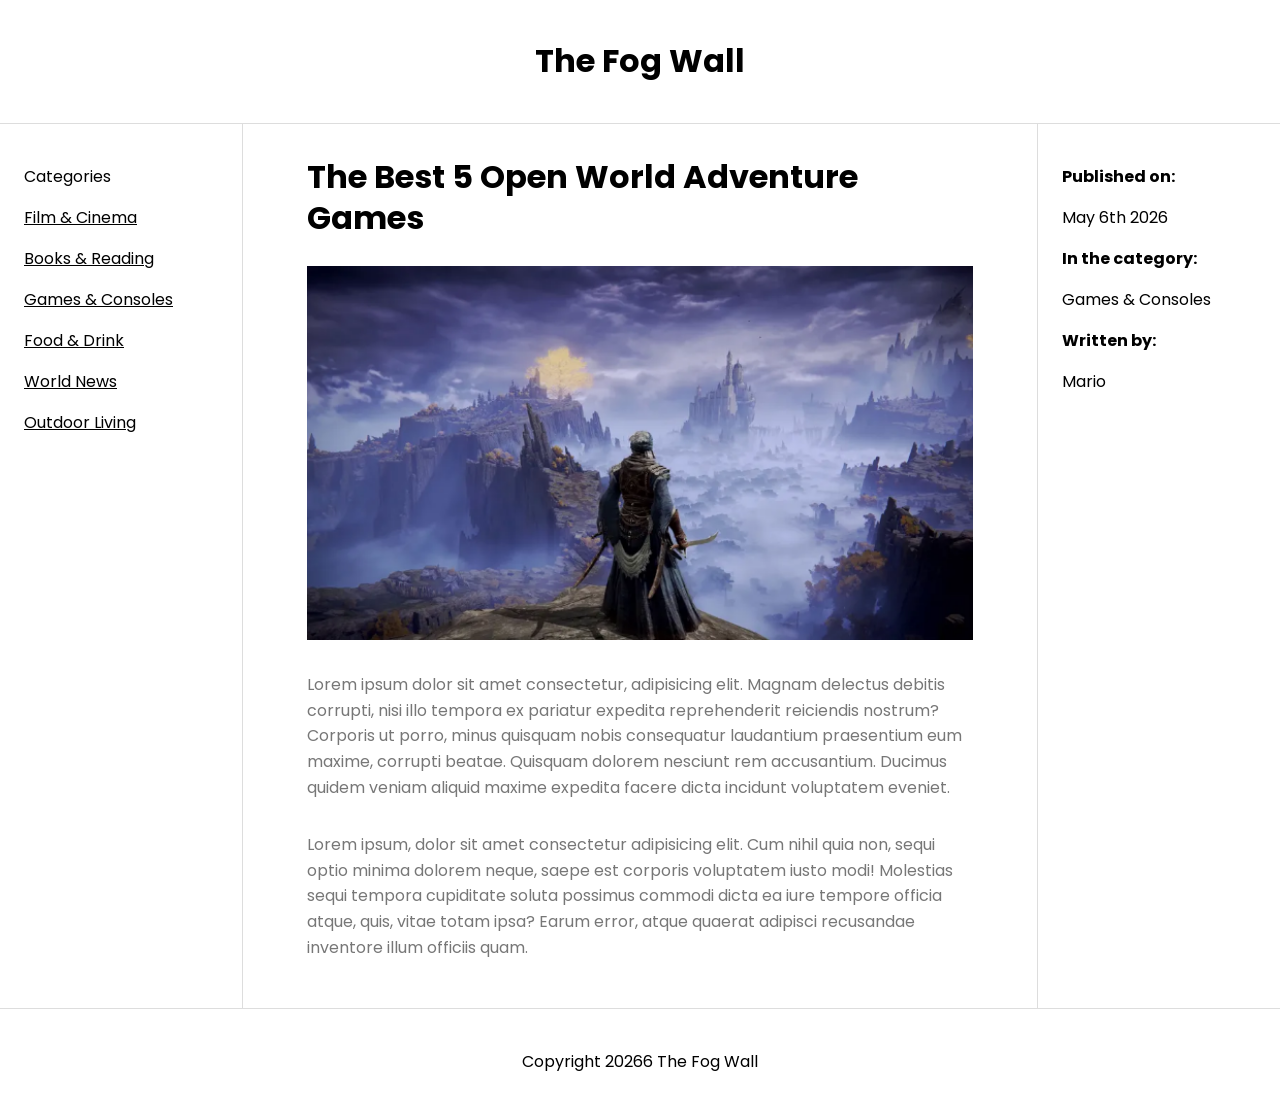
<file: 02 - holy-grail/index.html>
<html lang="en">

<head>
  <meta charset="UTF-8">
  <meta http-equiv="X-UA-Compatible" content="IE=edge">
  <meta name="viewport" content="width=device-width, initial-scale=1.0">
  <title>Holy Grail Layout</title>
  <link rel="stylesheet" href="styles.css">
</head>

<body>
  <header>
    <h1>The Fog Wall</h1>
  </header>
  <main class="grid">
    <nav>
      <p>Categories</p>
      <ul>
        <li><a href="">Film & Cinema</a></li>
        <li><a href="">Books & Reading</a></li>
        <li><a href="">Games & Consoles</a></li>
        <li><a href="">Food & Drink</a></li>
        <li><a href="">World News</a></li>
        <li><a href="">Outdoor Living</a></li>
      </ul>
    </nav>
    <article>
      <h2>The Best 5 Open World Adventure Games</h2>
      <img src="img/banner.png" alt="">
      <p>Lorem ipsum dolor sit amet consectetur, adipisicing elit. Magnam delectus debitis corrupti, nisi illo tempora
        ex pariatur expedita reprehenderit reiciendis nostrum? Corporis ut porro, minus quisquam nobis consequatur
        laudantium praesentium eum maxime, corrupti beatae. Quisquam dolorem nesciunt rem accusantium. Ducimus quidem
        veniam aliquid maxime expedita facere dicta incidunt voluptatem eveniet.</p>
      <p>Lorem ipsum, dolor sit amet consectetur adipisicing elit. Cum nihil quia non, sequi optio minima dolorem neque,
        saepe est corporis voluptatem iusto modi! Molestias sequi tempora cupiditate soluta possimus commodi dicta ea
        iure tempore officia atque, quis, vitae totam ipsa? Earum error, atque quaerat adipisci recusandae inventore
        illum officiis quam.</p>
    </article>
    <aside>
      <ul>
        <li>
          <p><strong>Published on:</strong></p>
          <p>May 6th 2026</p>
        </li>
        <li>
          <p><strong>In the category:</strong></p>
          <p>Games & Consoles</p>
        </li>
        <li>
          <p><strong>Written by:</strong></p>
          <p>Mario</p>
        </li>
      </ul>
    </aside>
  </main>
  <footer>
    <p>Copyright 20266 The Fog Wall</p>
  </footer>
</body>

</html>
</file>
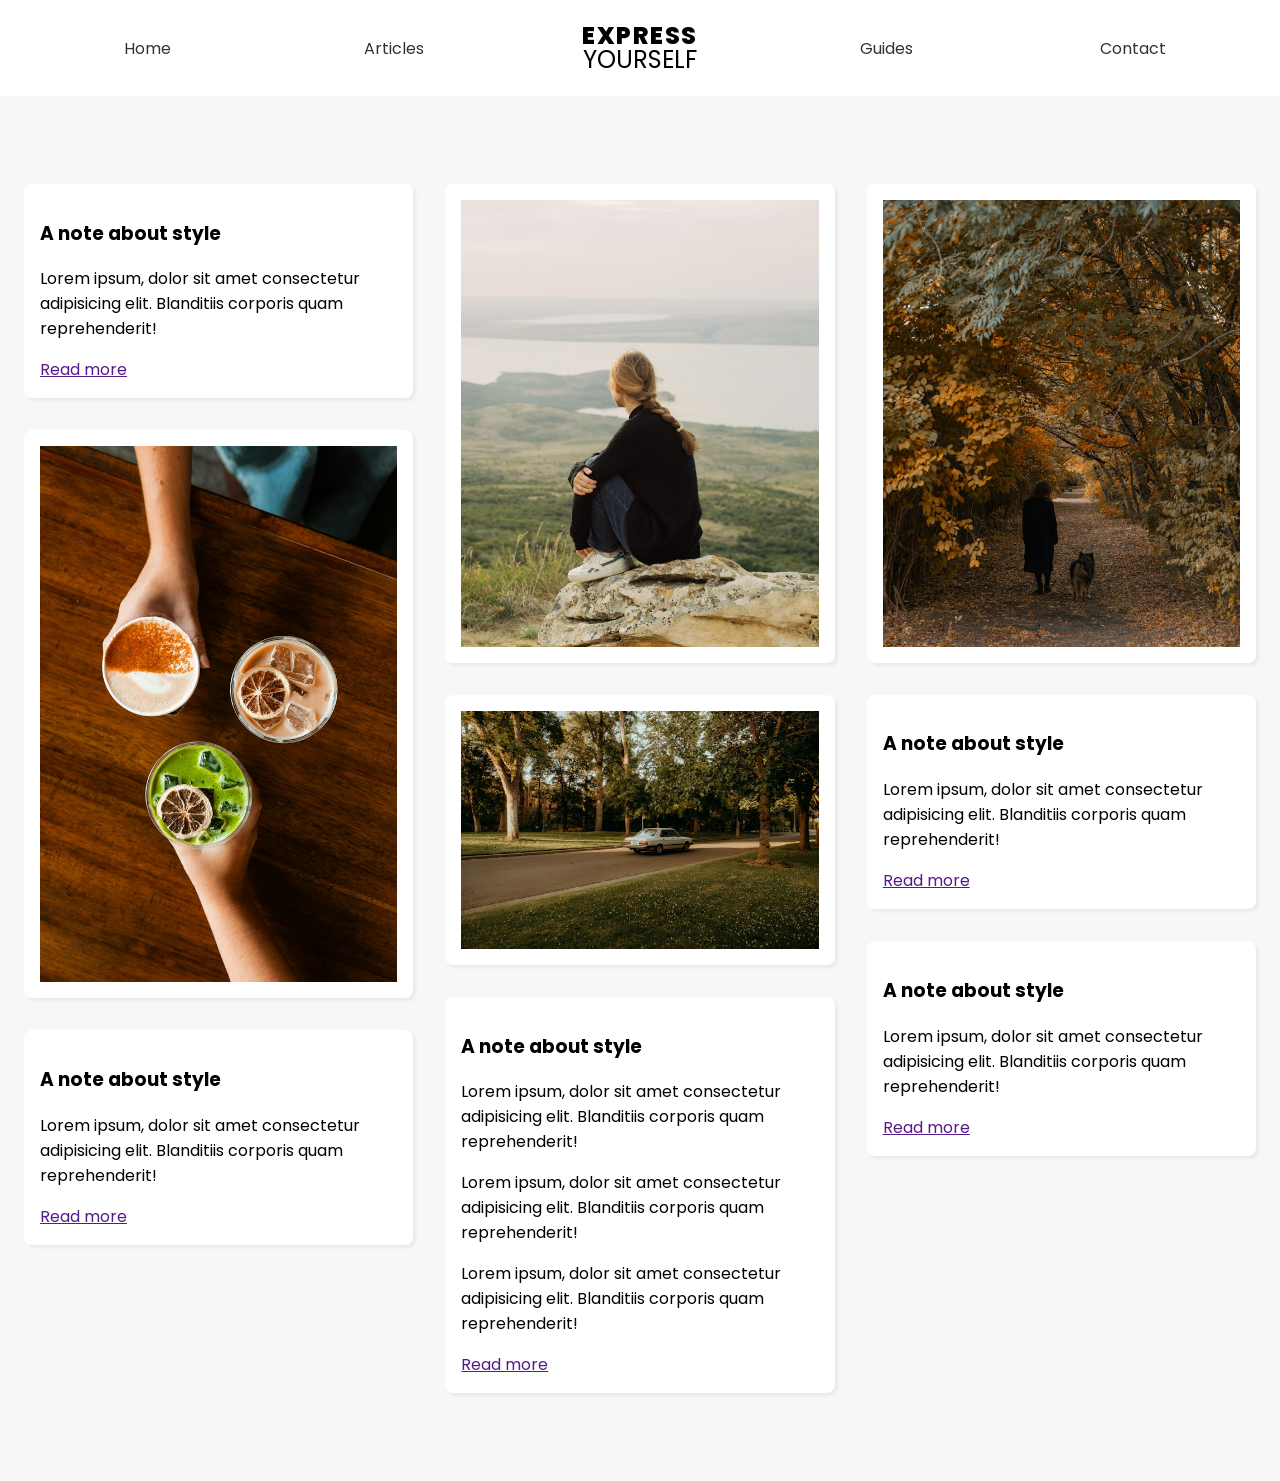
<file: 03 - masonry/index.html>
<html lang="en">

<head>
  <meta charset="UTF-8">
  <meta http-equiv="X-UA-Compatible" content="IE=edge">
  <meta name="viewport" content="width=device-width, initial-scale=1.0">
  <title>Masonry Style Layout</title>
  <link rel="stylesheet" href="styles.css">
</head>

<body>
  <header>
    <nav>
      <a href="">Home</a>
      <a href="">Articles</a>
      <h1>
        <div>Express</div>
        <div>Yourself</div>
      </h1>
      <a href="">Guides</a>
      <a href="">Contact</a>
    </nav>
  </header>
  <main>
    <div class="item">
      <h3>A note about style</h3>
      <p>Lorem ipsum, dolor sit amet consectetur adipisicing elit. Blanditiis corporis quam reprehenderit!</p>
      <a href="">Read more</a>
    </div>
    <div class="item">
      <img src="img/drinks.jpg" alt="">
    </div>
    <div class="item">
      <h3>A note about style</h3>
      <p>Lorem ipsum, dolor sit amet consectetur adipisicing elit. Blanditiis corporis quam reprehenderit!</p>
      <a href="">Read more</a>
    </div>
    <div class="item">
      <img src="img/girl.jpg" alt="">
    </div>
    <div class="item">
      <img src="img/car.jpg" alt="">
    </div>
    <div class="item">
      <h3>A note about style</h3>
      <p>Lorem ipsum, dolor sit amet consectetur adipisicing elit. Blanditiis corporis quam reprehenderit!</p>
      <p>Lorem ipsum, dolor sit amet consectetur adipisicing elit. Blanditiis corporis quam reprehenderit!</p>
      <p>Lorem ipsum, dolor sit amet consectetur adipisicing elit. Blanditiis corporis quam reprehenderit!</p>
      <a href="">Read more</a>
    </div>
    <div class="item">
      <img src="img/fall.jpg" alt="">
    </div>
    <div class="item">
      <h3>A note about style</h3>
      <p>Lorem ipsum, dolor sit amet consectetur adipisicing elit. Blanditiis corporis quam reprehenderit!</p>
      <a href="">Read more</a>
    </div>
    <div class="item">
      <h3>A note about style</h3>
      <p>Lorem ipsum, dolor sit amet consectetur adipisicing elit. Blanditiis corporis quam reprehenderit!</p>
      <a href="">Read more</a>
    </div>
  </main>
</body>

</html>
</file>
<file: 02 - holy-grail/styles.css>
@import url('https://fonts.googleapis.com/css2?family=Poppins:wght@200;400;500;600;800&family=VT323&display=swap');

* {
  box-sizing: border-box
}

body {
  margin: 0;
  font-family: "Poppins";
}

ul,
li {
  padding: 0;
  list-style-type: none;
}

.grid {

  @media (width >=48rem) {
    display: grid;
    grid-template-columns: 3fr 1fr;
    column-gap: 2rem;
  }

  @media (width >=64rem) {
    grid-template-columns: 1fr 3fr 1fr;
  }

  nav {
    @media (48rem <=width < 64rem) {
      grid-column: 1 / -1;
    }
  }
}

header {
  border-bottom: 1px solid #ddd;
  padding: 1rem;
  text-align: center;
}

nav {
  border-bottom: 1px solid #ddd;
  padding: 1.5rem;

  ul {
    display: flex;
    flex-wrap: wrap;
    gap: 1rem;

    @media (width >=64rem) {
      flex-direction: column;
    }
  }

  a {
    color: currentColor;
  }

  @media (width >=64rem) {
    border-bottom: 0;
    border-right: 1px solid #ddd;
  }
}

article {
  padding: 2rem;

  h2 {
    font-size: 2rem;
    line-height: 1.3;
    margin-block-start: 0;
    max-width: 48rem;
  }

  img {
    width: 100%;
  }

  p {
    color: #777;
    line-height: 1.6;
    margin-block-start: 2rem;
  }
}

aside {
  border-top: 1px solid #ddd;
  padding: 1.5rem;

  @media (width >=48rem) {
    border-top: 0;
    border-left: 1px solid #ddd;
  }
}

footer {
  border-top: 1px solid #ddd;
  padding: 1.5rem;
  text-align: center;
}
</file>
<file: 03 - masonry/styles.css>
@import url('https://fonts.googleapis.com/css2?family=Poppins:wght@200;400;500;600;800&family=VT323&display=swap');

* {
  box-sizing: border-box
}

body {
  margin: 0;
  font-family: "Poppins";
  background: #f7f7f7;
}

header {
  background-color: #fff;
  padding: 1.5rem;
}

nav {
  display: grid;
  align-items: center;
  grid-template-columns: repeat(5, 1fr);
  max-width: 1400px;
  margin: 0 auto;
  text-align: center;

  & a {
    color: #333;
    text-decoration: none;
  }

  & h1 {
    font-size: 1.5rem;
    line-height: 1;
    margin: 0;
    text-transform: uppercase;
  }

  & h1 div:first-child {
    font-weight: 800;
    letter-spacing: 1.5px;
  }

  & h1 div:last-child {
    font-weight: 400;
  }

  @media (width < 40rem) {
    grid-template-columns: repeat(4, 1fr);
    gap: 1rem;

    & h1 {
      grid-column: 1 / span 4;
      grid-row: 1;
    }
  }
}

main {
  columns: 3 20rem;
  column-gap: 2rem;
  margin: 4rem auto;
  padding: 1.5rem;
  max-width: 80rem;

  & .item {
    background-color: #fff;
    border: 1rem solid #fff;
    border-radius: 0.5rem;
    box-shadow: 3px 3px 3px rgba(0, 0, 0, 0.05);
    break-inside: avoid;
    margin-block-end: 2rem;
  }

  & img {
    max-width: 100%;
    object-fit: cover;
  }
}
</file>
